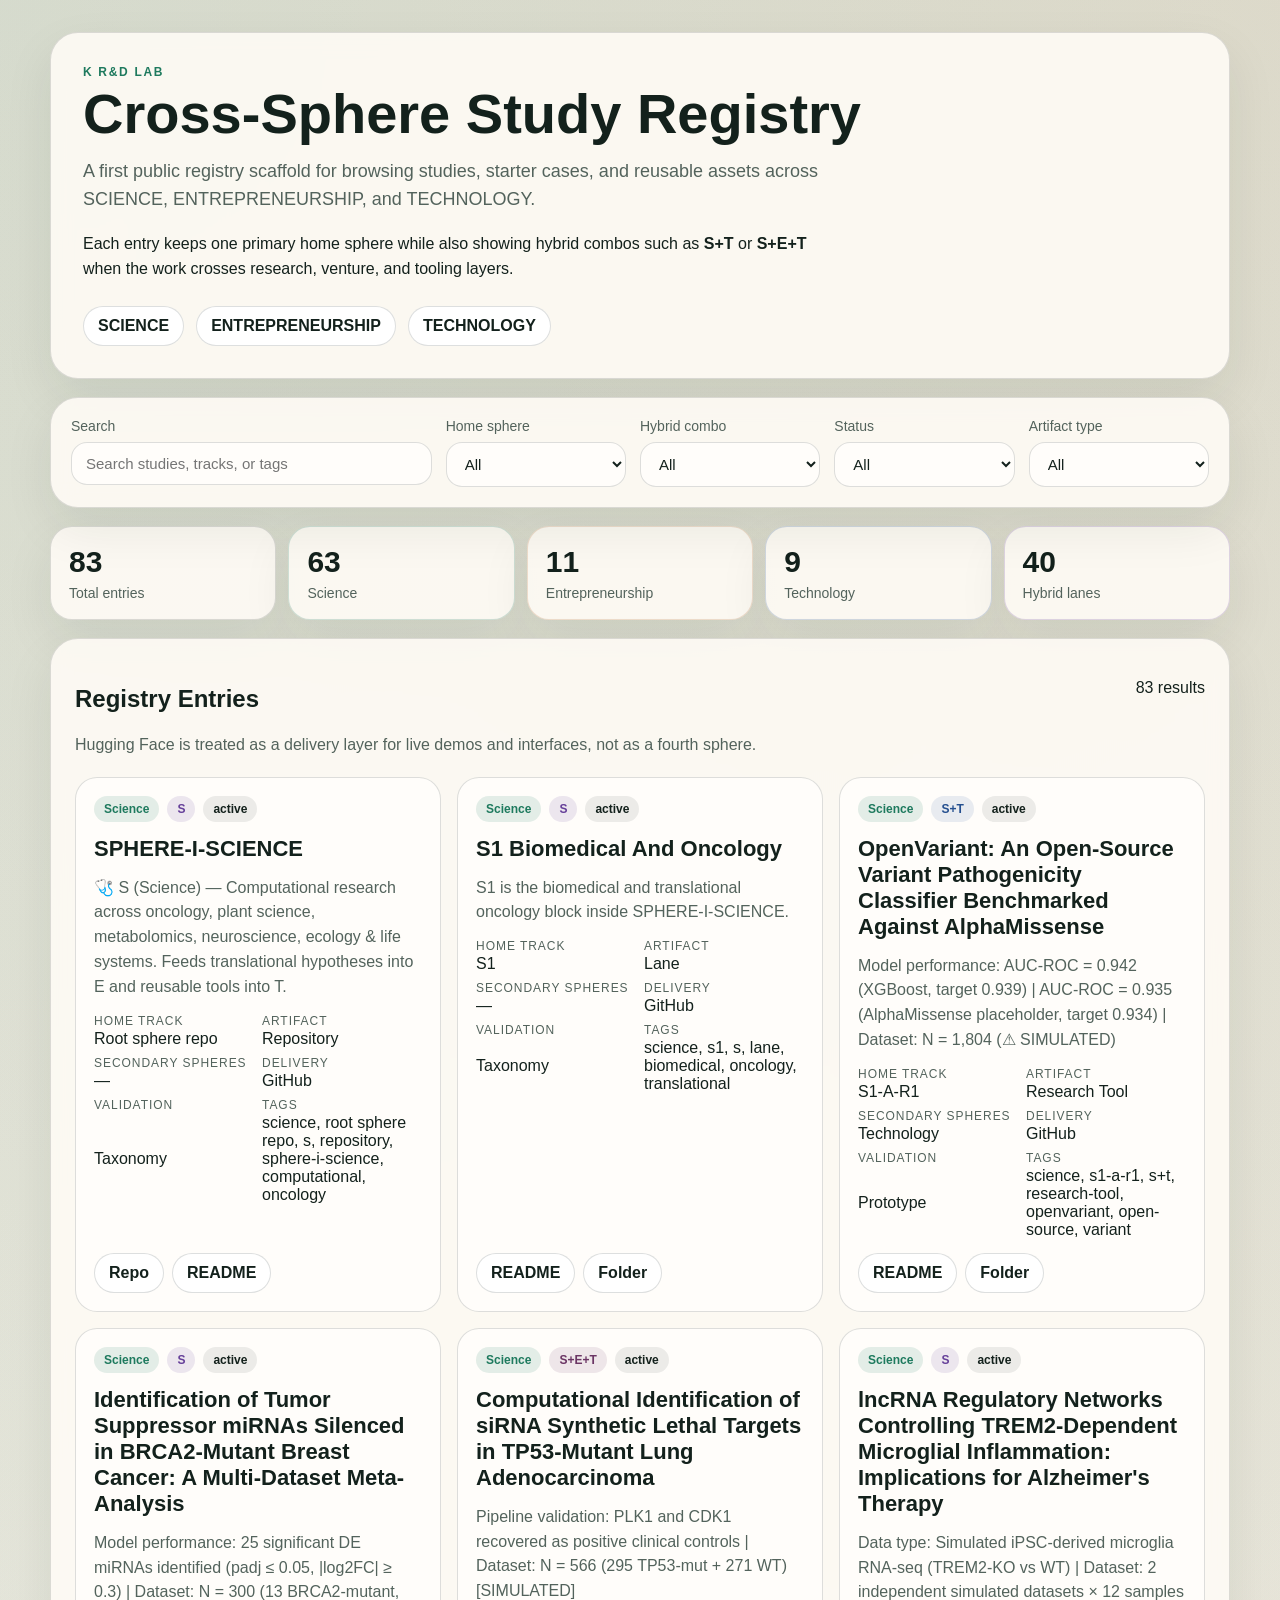
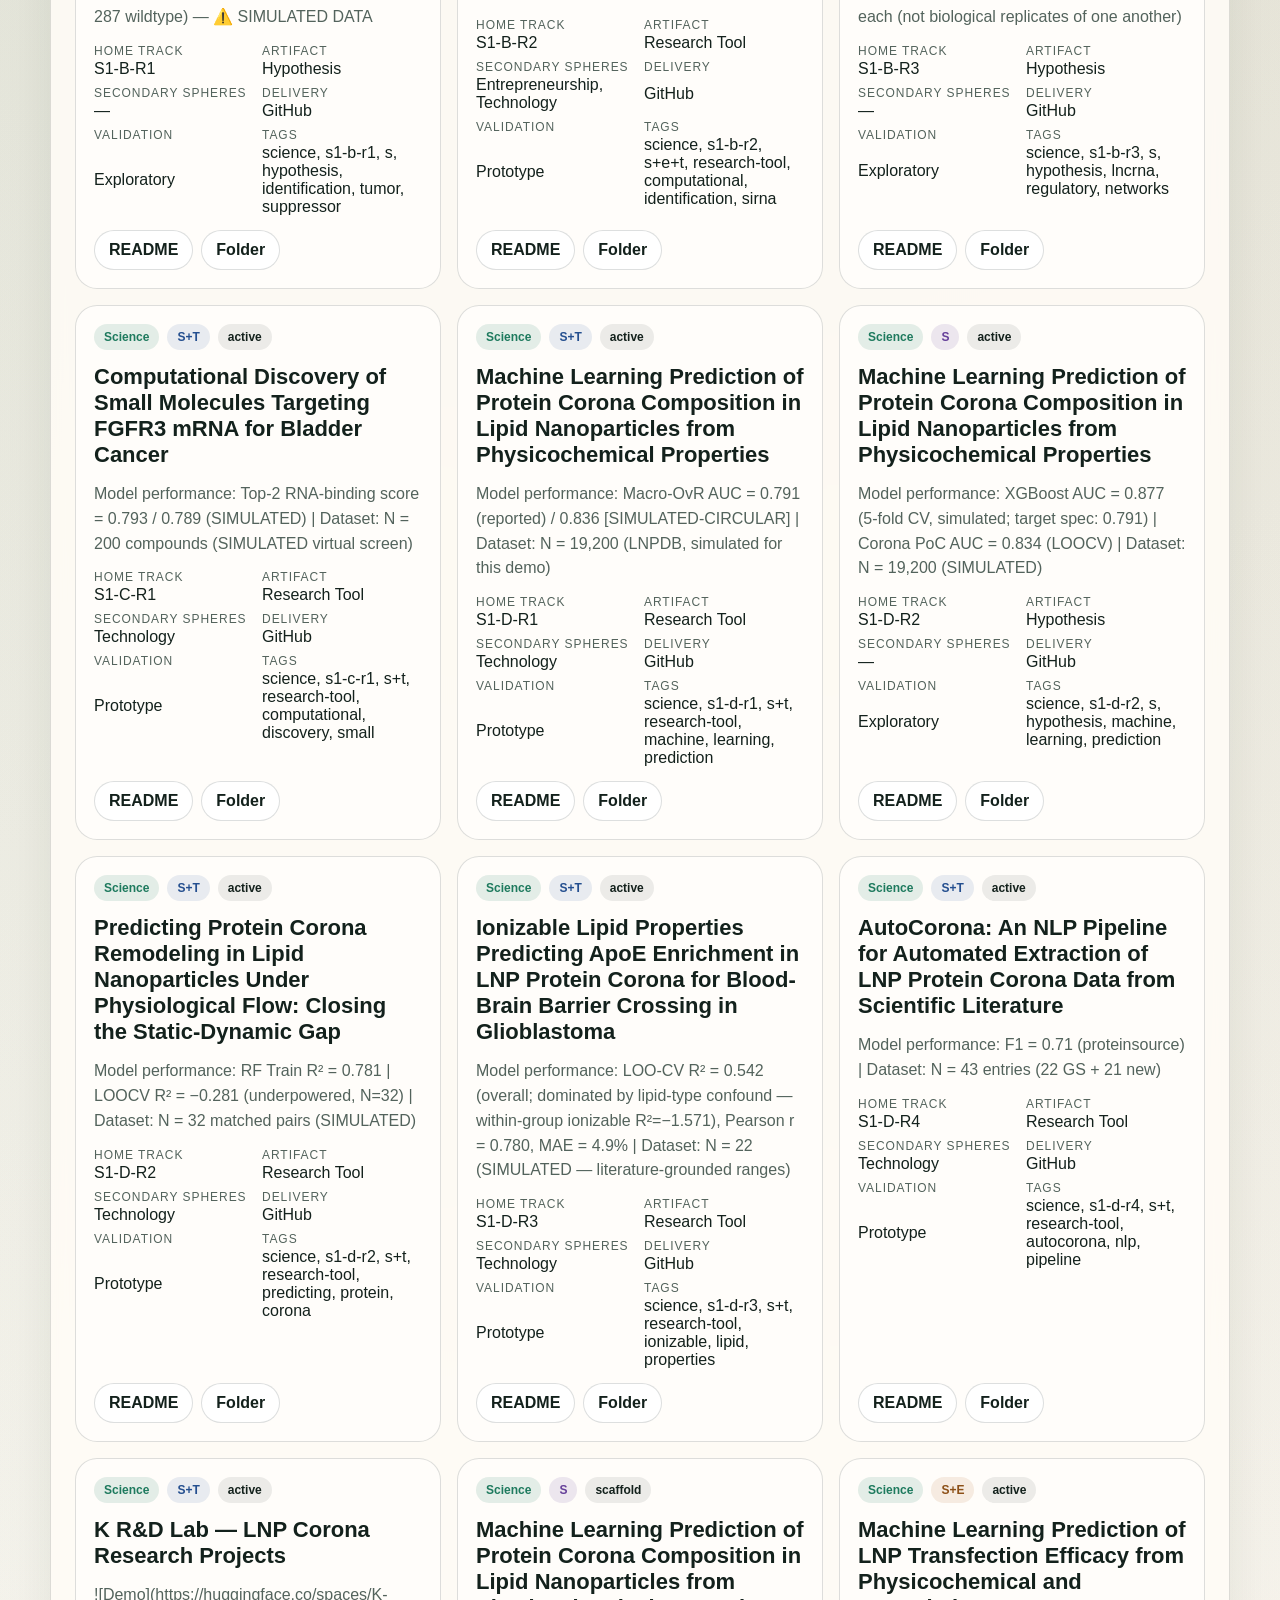
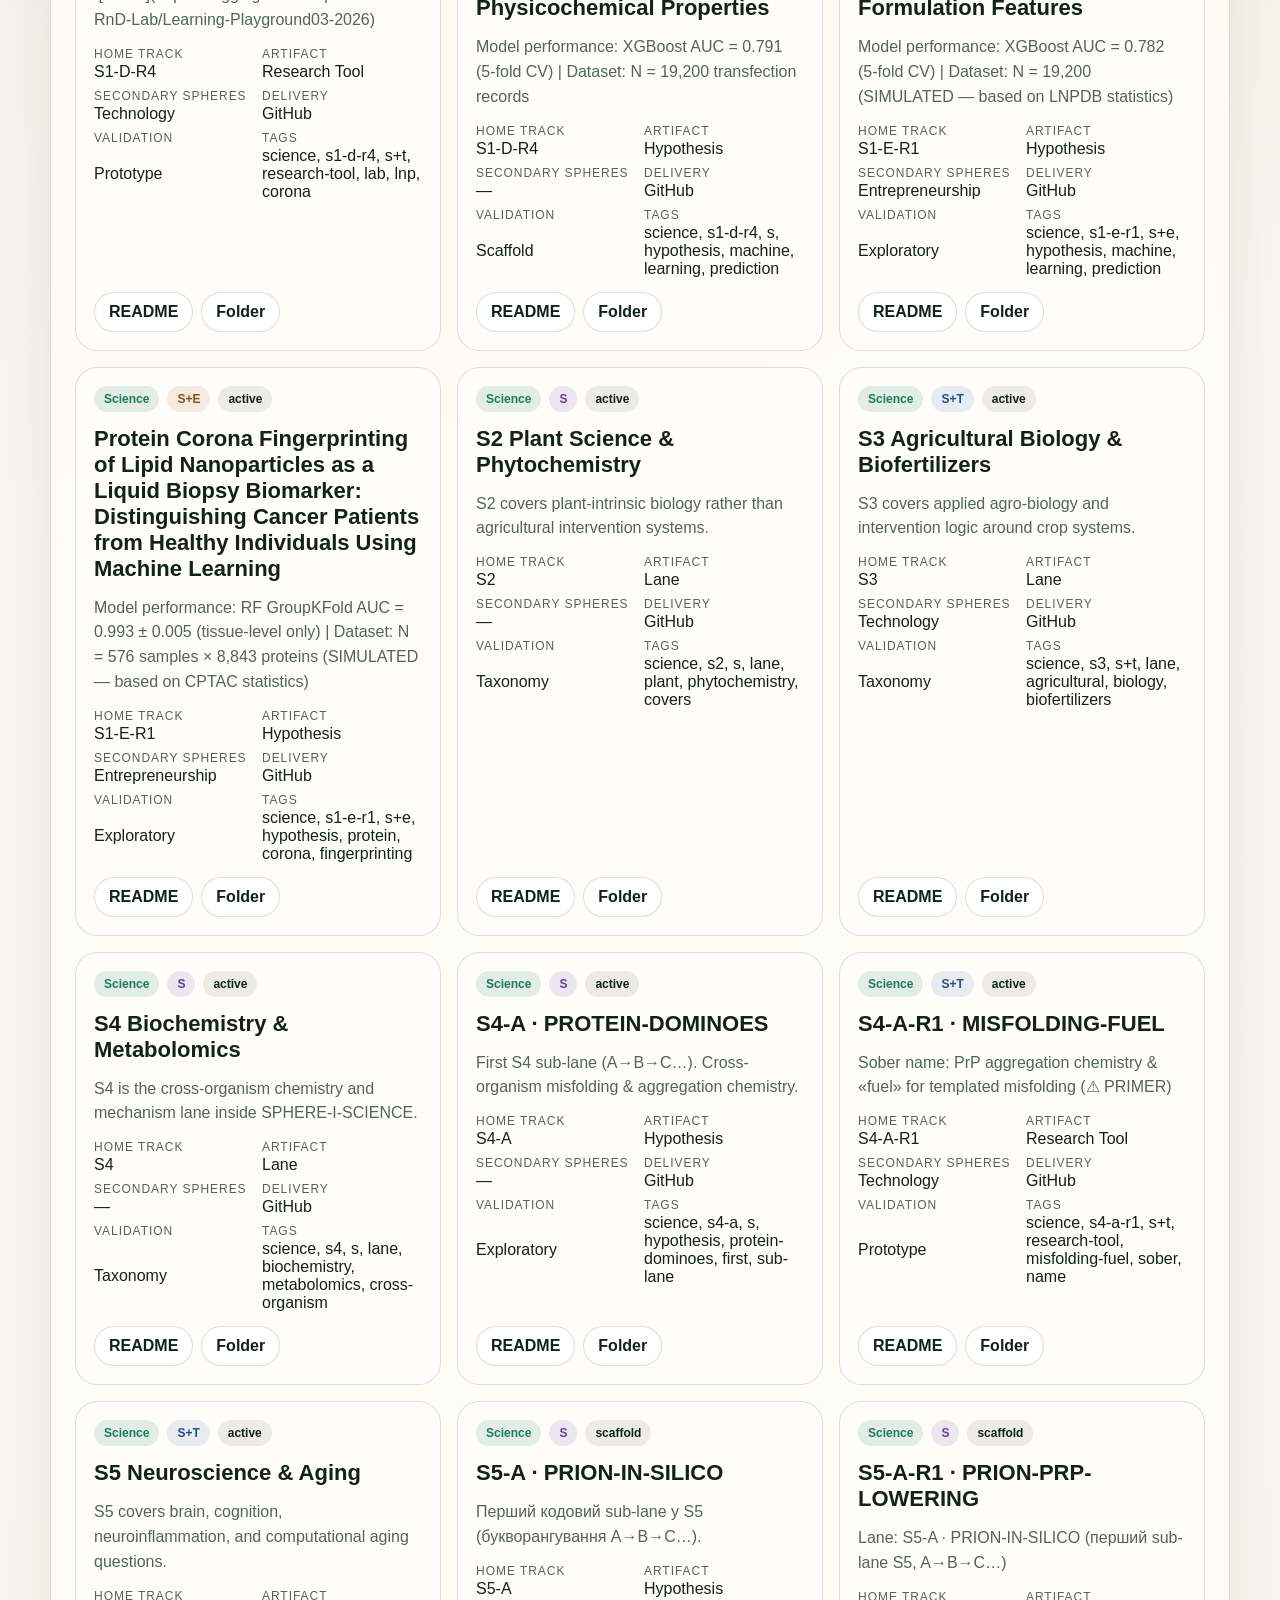
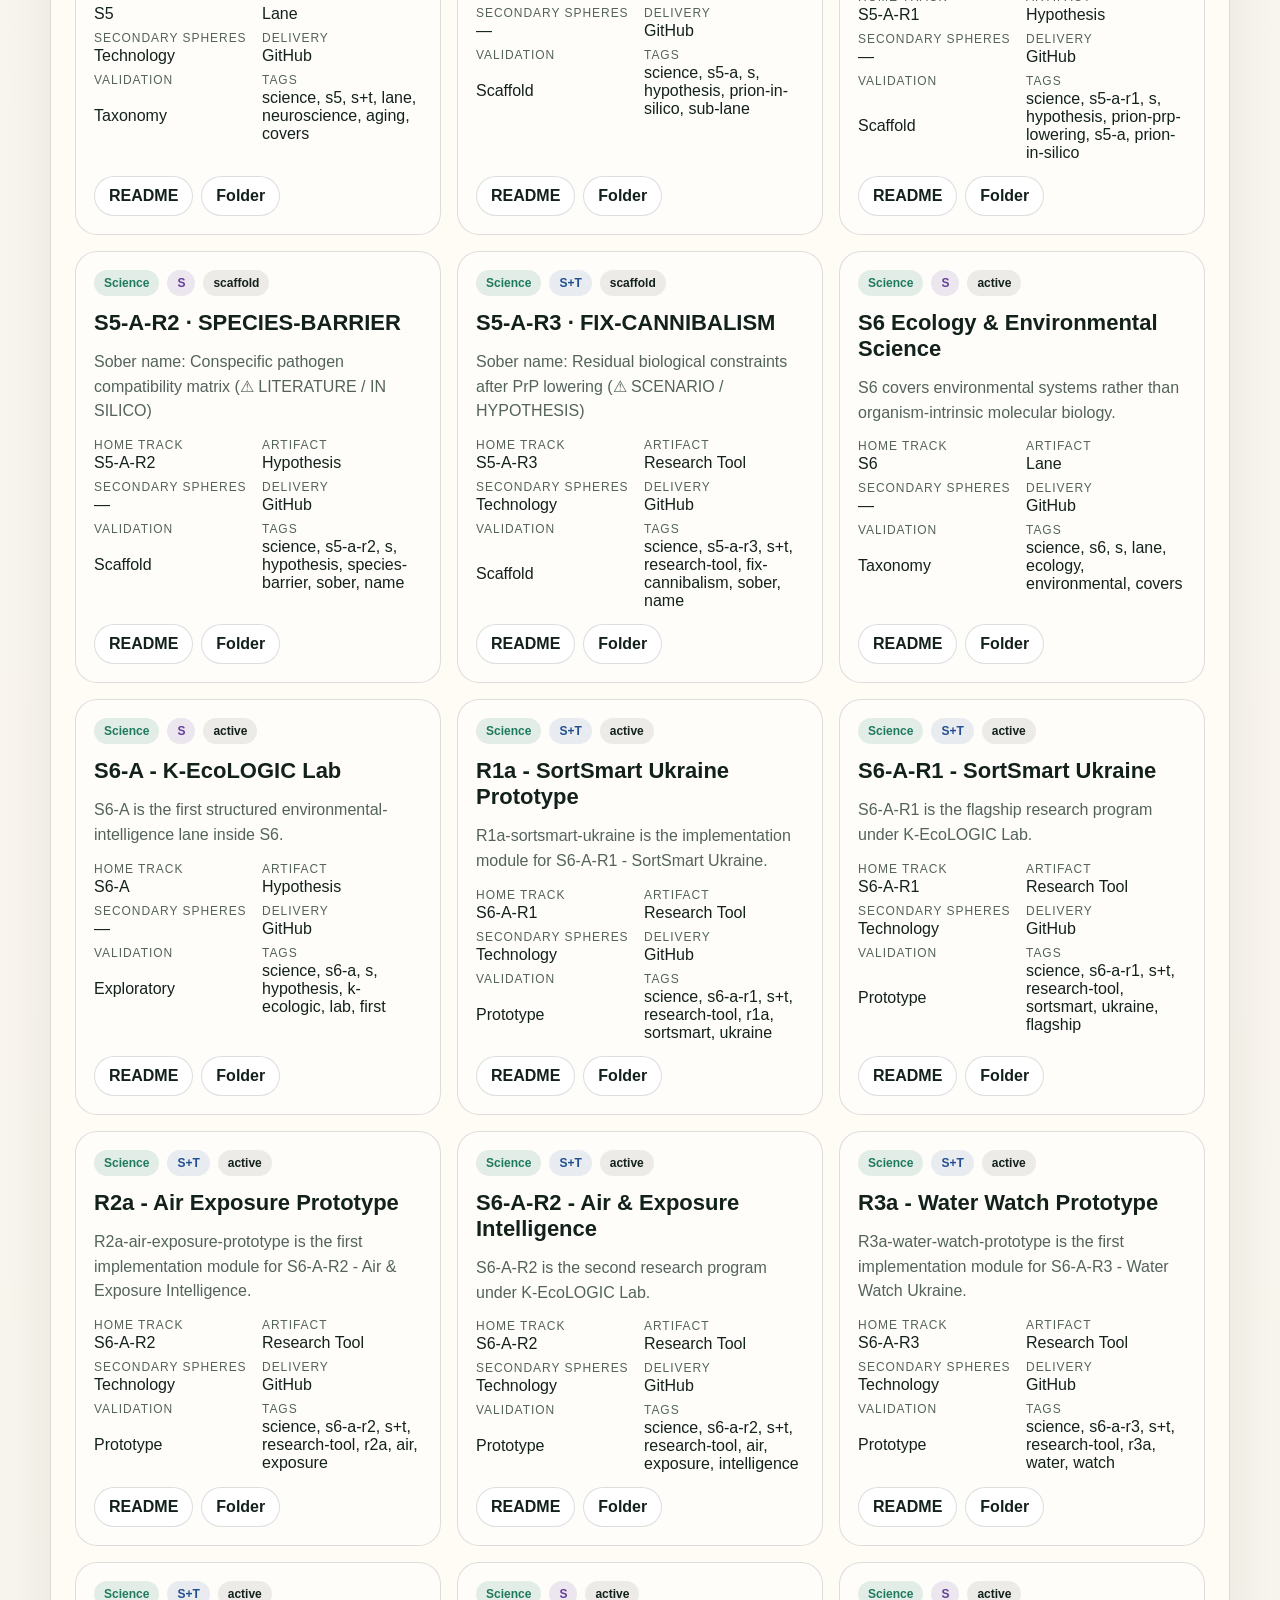
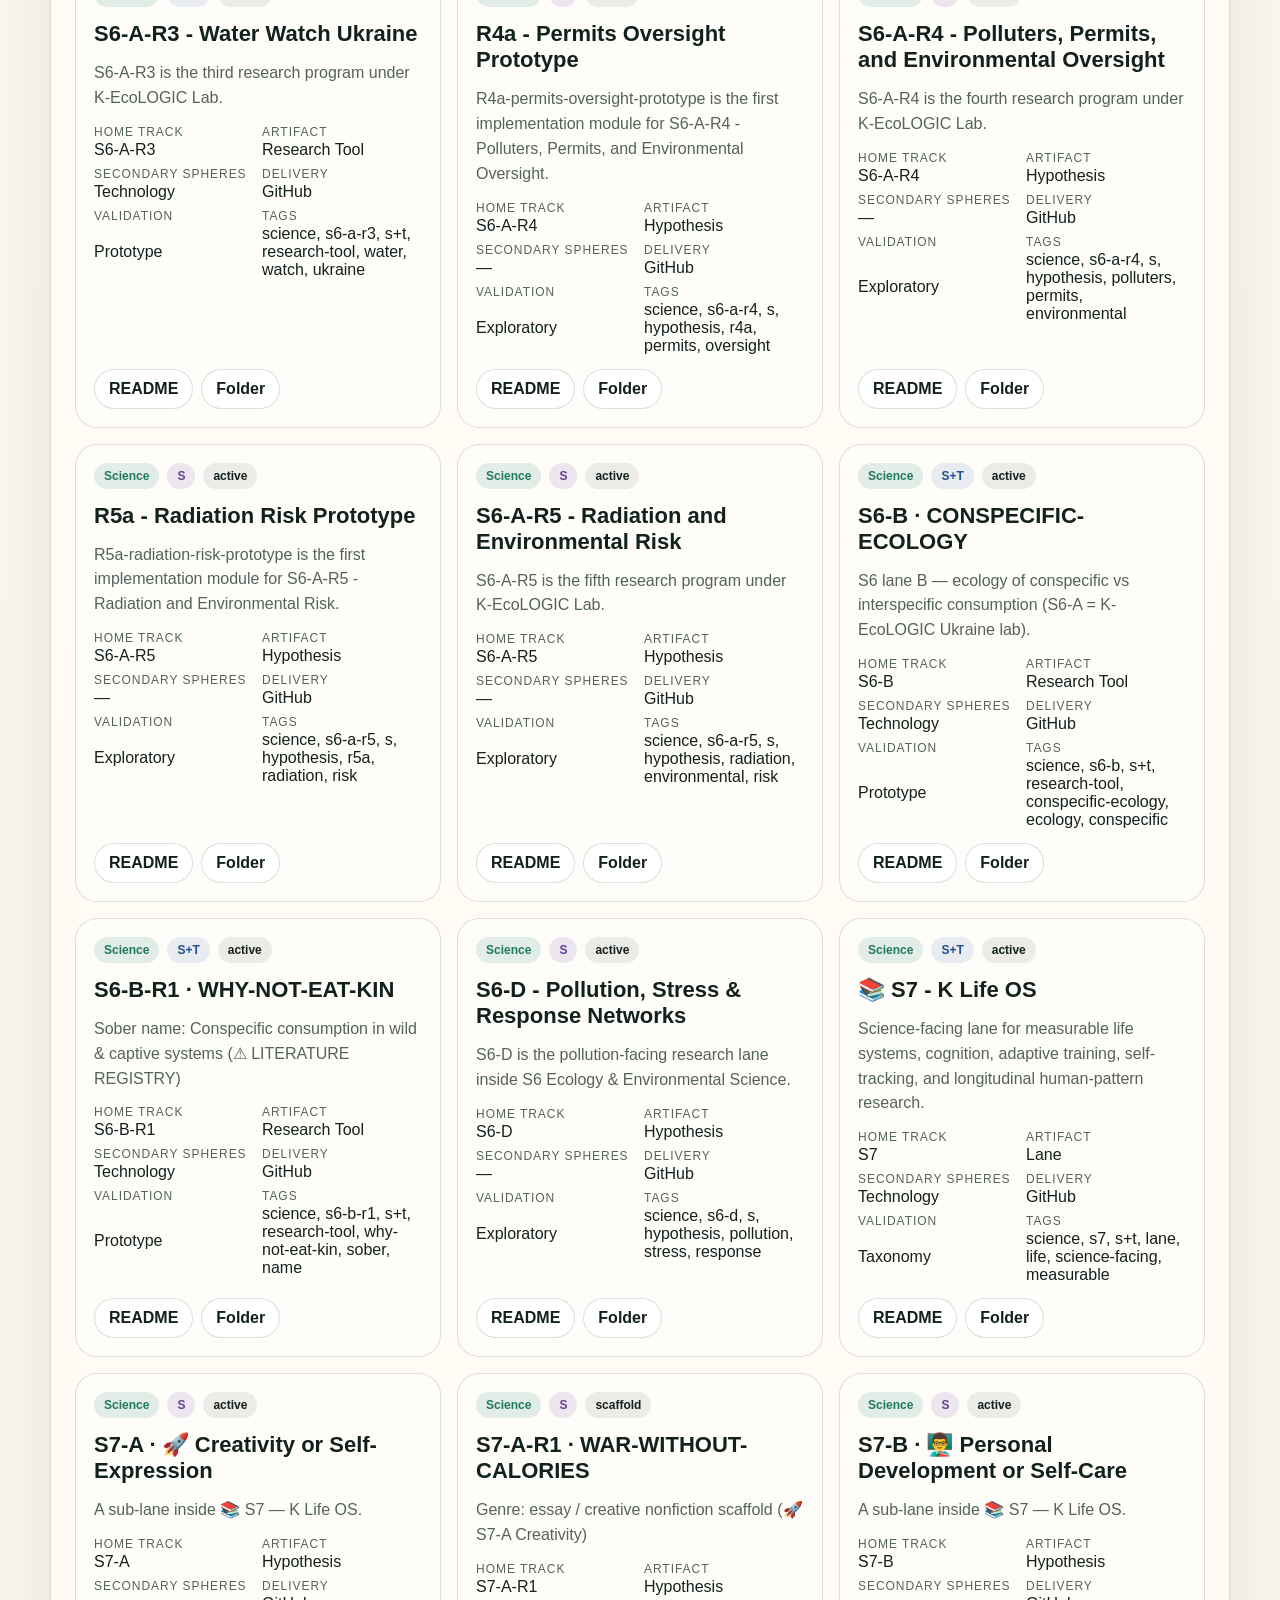
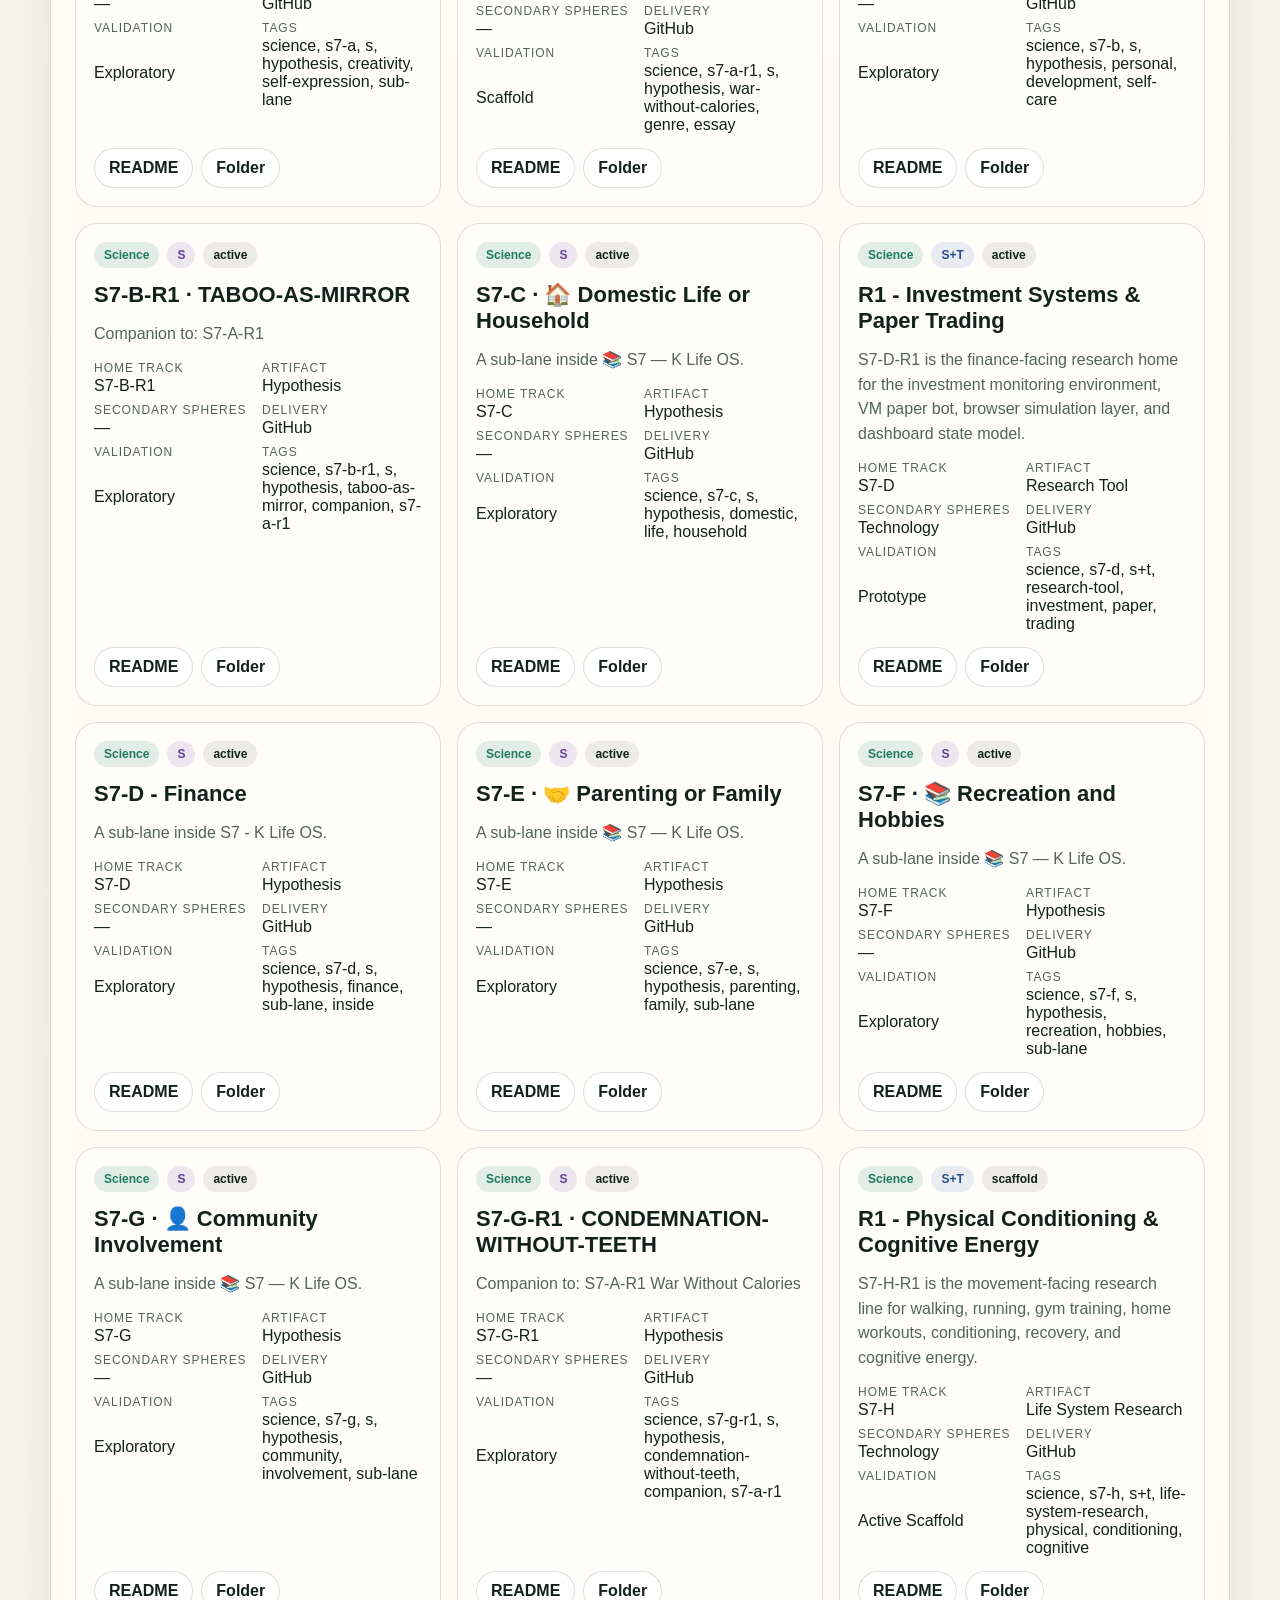
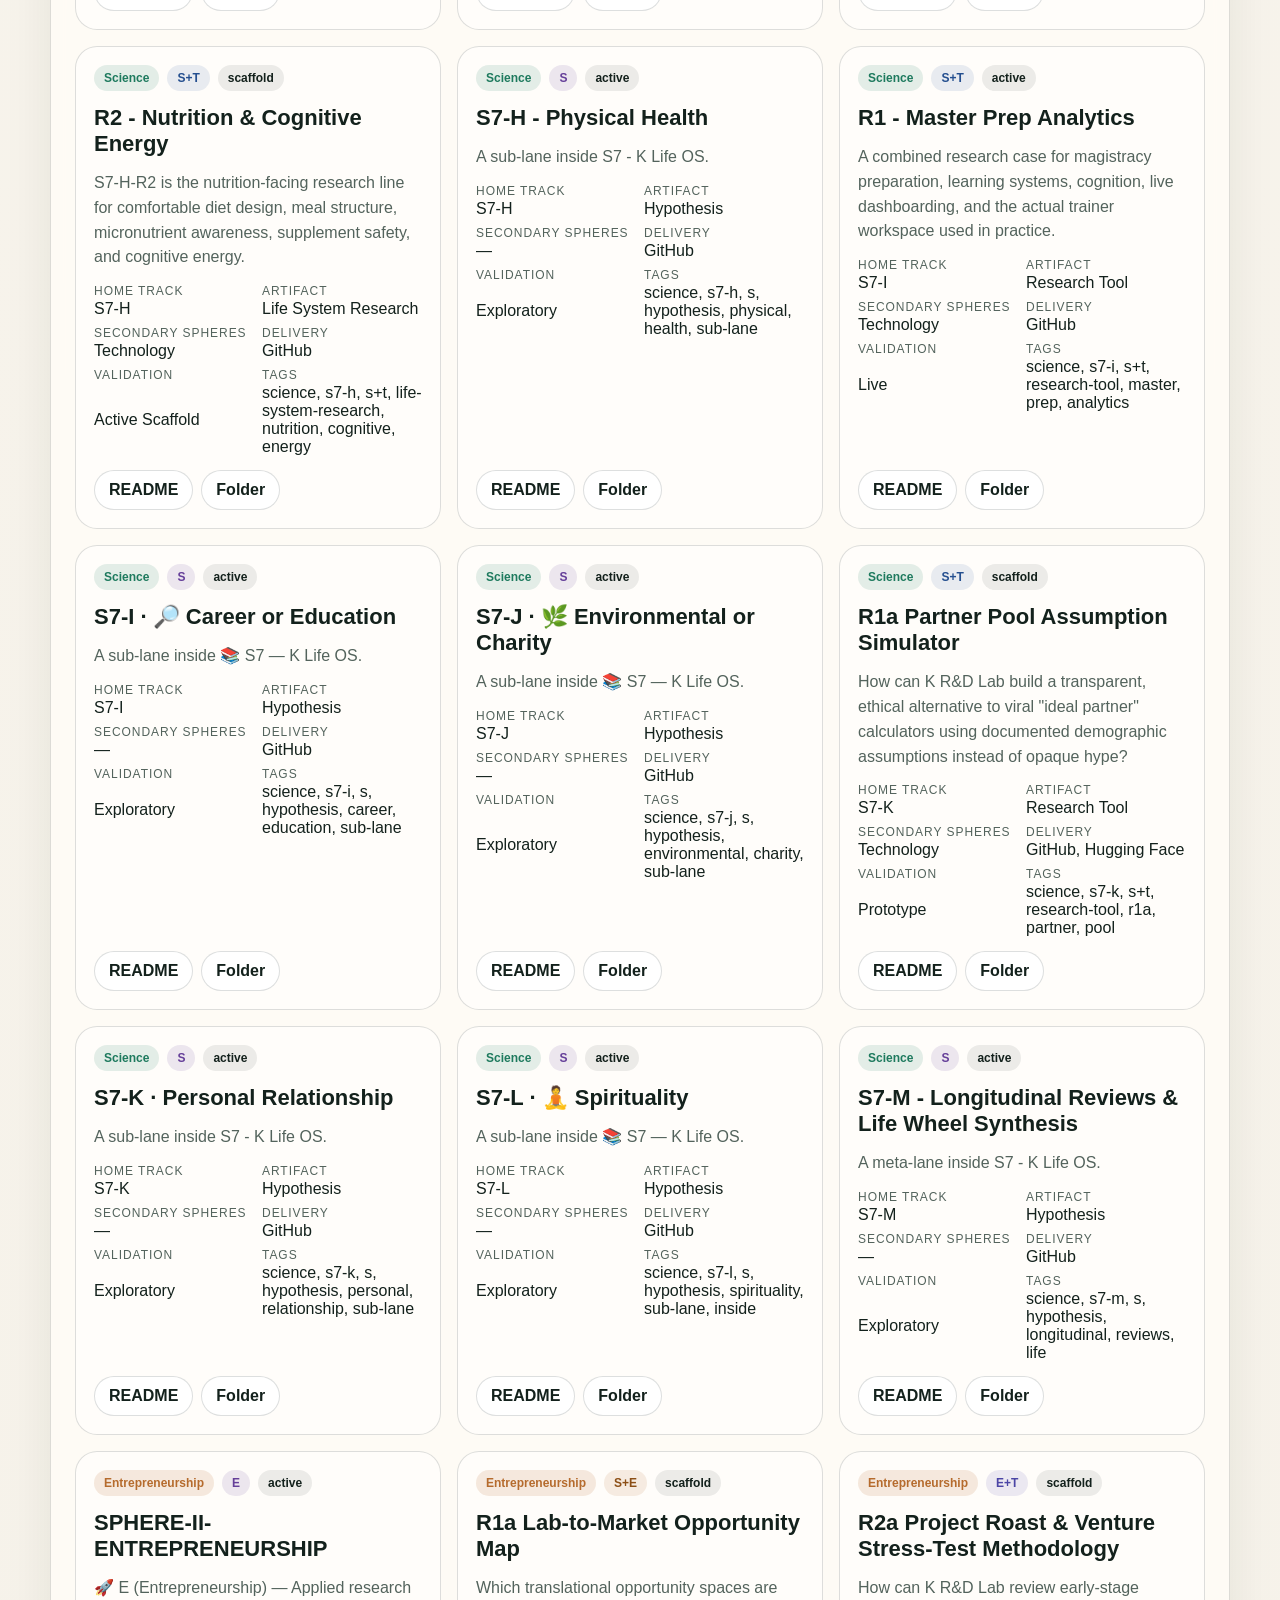
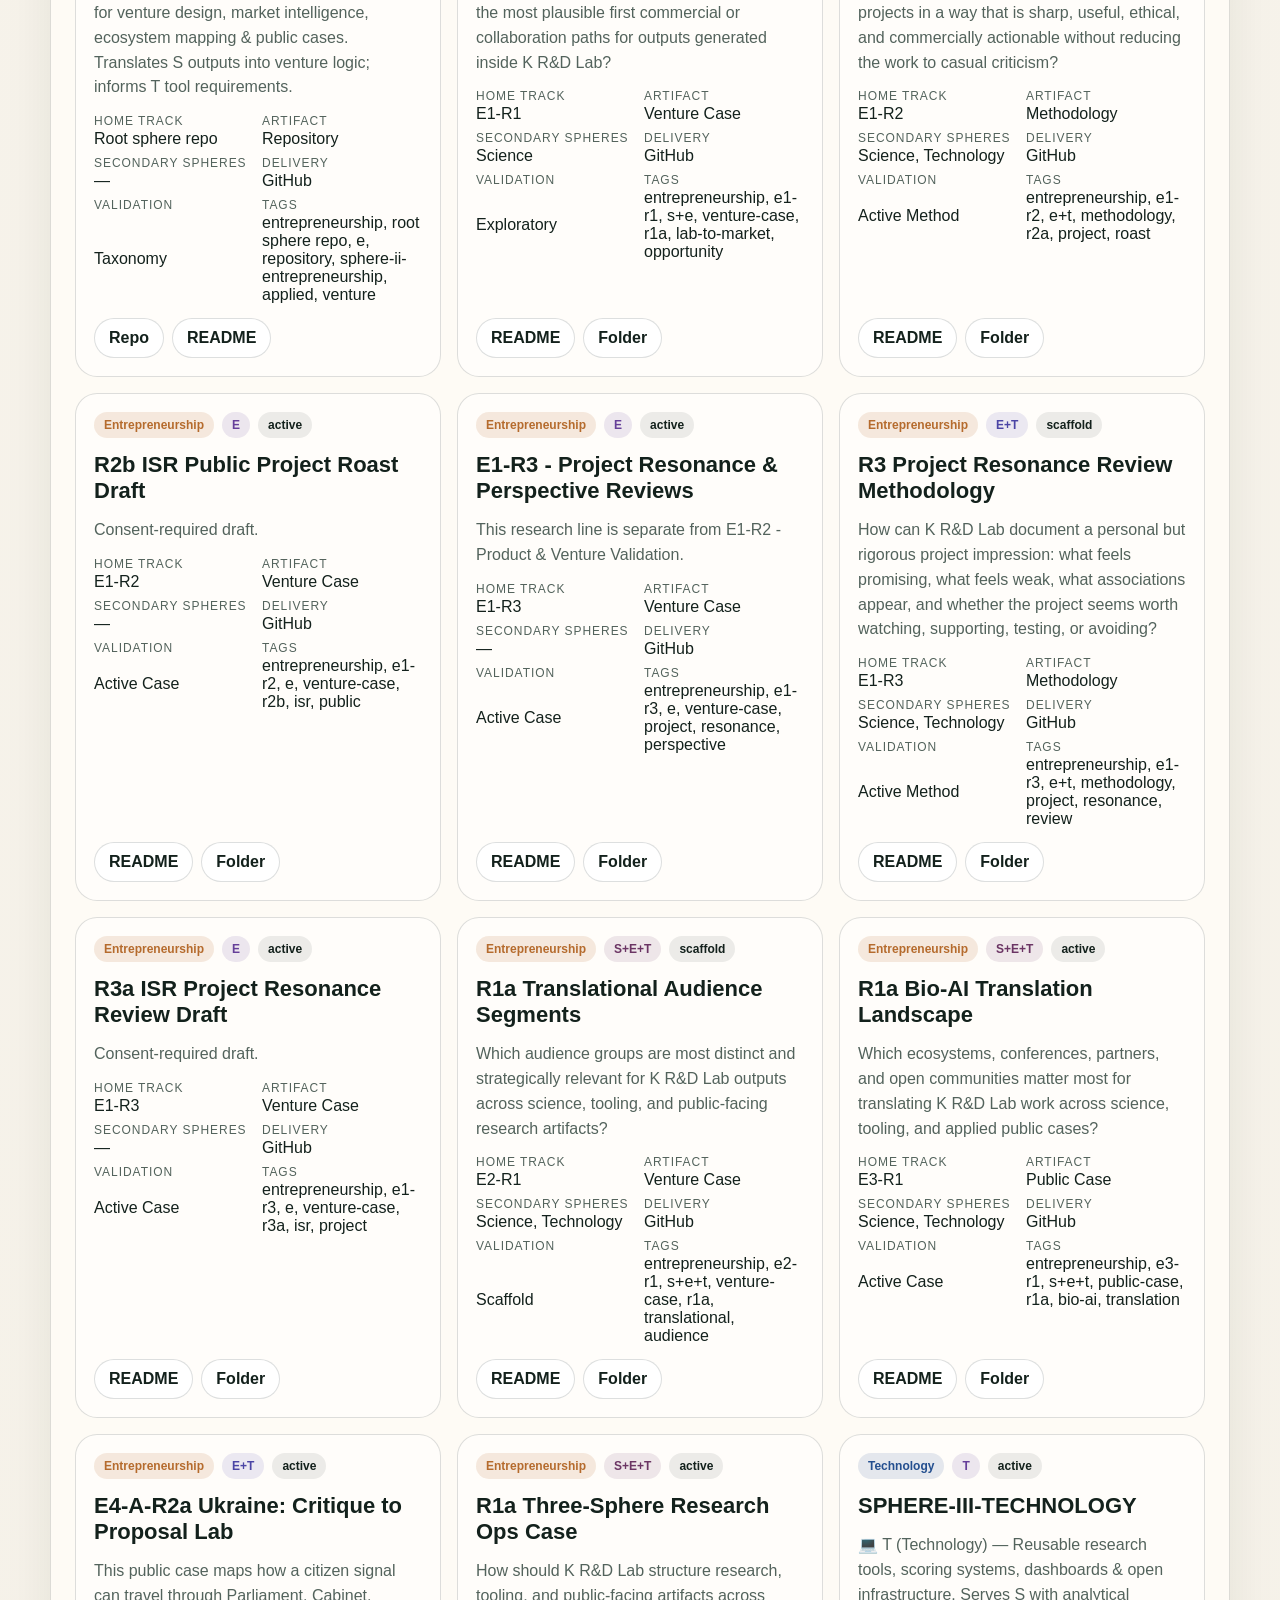
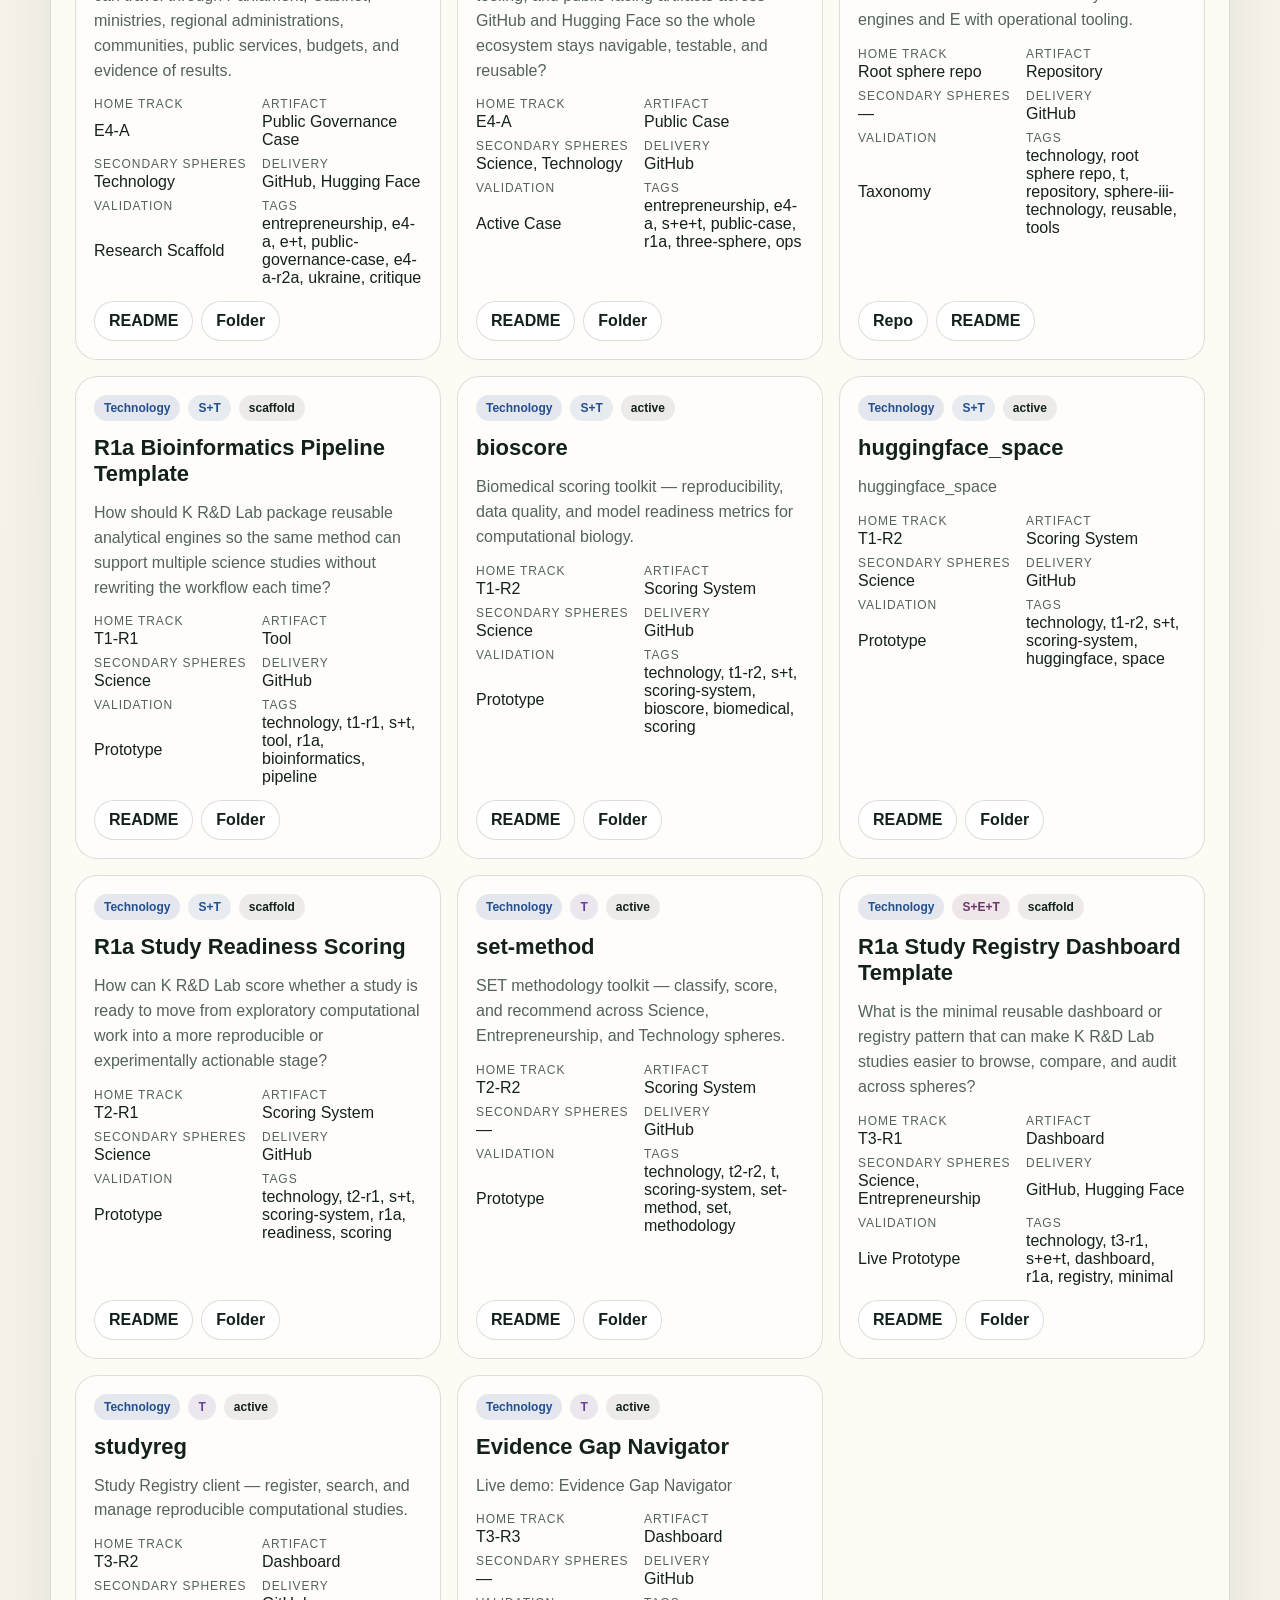
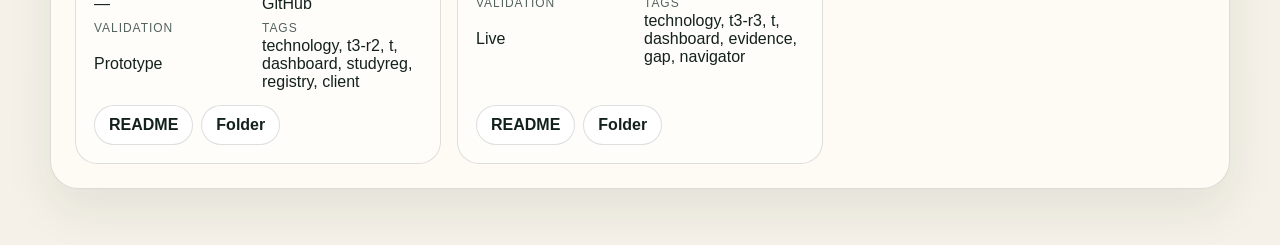
<file: T3 - Dashboards, Interfaces & Open Infrastructure/T3-R1 - Dashboard Templates & Public Interfaces/R1a-study-registry-dashboard-template/dashboard/index.html>
<!doctype html>
<html lang="en">
  <head>
    <meta charset="utf-8">
    <meta name="viewport" content="width=device-width, initial-scale=1">
    <title>K R&D Lab Study Registry</title>
    <link rel="stylesheet" href="./styles.css">
  </head>
  <body>
    <main class="page">
      <section class="hero">
        <p class="eyebrow">K R&D Lab</p>
        <h1>Cross-Sphere Study Registry</h1>
        <p class="lede">
          A first public registry scaffold for browsing studies, starter cases, and reusable assets
          across SCIENCE, ENTREPRENEURSHIP, and TECHNOLOGY.
        </p>
        <p class="sublede">
          Each entry keeps one primary home sphere while also showing hybrid combos such as
          <strong>S+T</strong> or <strong>S+E+T</strong> when the work crosses research, venture, and
          tooling layers.
        </p>
        <div class="hero-links">
          <a href="https://github.com/K-RnD-Lab/SPHERE-I-SCIENCE" target="_blank" rel="noreferrer">SCIENCE</a>
          <a href="https://github.com/K-RnD-Lab/SPHERE-II-ENTREPRENEURSHIP" target="_blank" rel="noreferrer">ENTREPRENEURSHIP</a>
          <a href="https://github.com/K-RnD-Lab/SPHERE-III-TECHNOLOGY" target="_blank" rel="noreferrer">TECHNOLOGY</a>
        </div>
      </section>

      <section class="controls">
        <label class="search">
          <span>Search</span>
          <input id="search-input" type="search" placeholder="Search studies, tracks, or tags">
        </label>
        <label>
          <span>Home sphere</span>
          <select id="sphere-filter">
            <option value="all">All</option>
          </select>
        </label>
        <label>
          <span>Hybrid combo</span>
          <select id="combo-filter">
            <option value="all">All</option>
          </select>
        </label>
        <label>
          <span>Status</span>
          <select id="status-filter">
            <option value="all">All</option>
          </select>
        </label>
        <label>
          <span>Artifact type</span>
          <select id="artifact-filter">
            <option value="all">All</option>
          </select>
        </label>
      </section>

      <section class="stats" id="stats"></section>

      <section class="registry">
        <div class="registry-header">
          <h2>Registry Entries</h2>
          <p id="result-count">Loading...</p>
        </div>
        <p class="registry-note">
          Hugging Face is treated as a delivery layer for live demos and interfaces, not as a fourth sphere.
        </p>
        <div id="registry-grid" class="registry-grid"></div>
      </section>
    </main>

    <template id="card-template">
      <article class="card">
        <div class="card-top">
          <span class="badge sphere"></span>
          <span class="badge combo"></span>
          <span class="badge status"></span>
        </div>
        <h3 class="title"></h3>
        <p class="summary"></p>
        <dl class="meta">
          <div>
            <dt>Home track</dt>
            <dd class="track"></dd>
          </div>
          <div>
            <dt>Artifact</dt>
            <dd class="artifact-type"></dd>
          </div>
          <div>
            <dt>Secondary spheres</dt>
            <dd class="secondary-spheres"></dd>
          </div>
          <div>
            <dt>Delivery</dt>
            <dd class="delivery-layers"></dd>
          </div>
          <div>
            <dt>Validation</dt>
            <dd class="validation-stage"></dd>
          </div>
          <div>
            <dt>Tags</dt>
            <dd class="tags"></dd>
          </div>
        </dl>
        <div class="links"></div>
      </article>
    </template>

    <script src="./app.js" defer></script>
  </body>
</html>
</file>
<file: T3 - Dashboards, Interfaces & Open Infrastructure/T3-R1 - Dashboard Templates & Public Interfaces/R1a-study-registry-dashboard-template/dashboard/styles.css>
:root {
  --bg: #f5f1e8;
  --panel: rgba(255, 252, 246, 0.88);
  --ink: #13211c;
  --muted: #53635c;
  --line: rgba(19, 33, 28, 0.14);
  --accent: #1e7a5e;
  --accent-2: #b56b2d;
  --science: #1e7a5e;
  --entrepreneurship: #b56b2d;
  --technology: #244f8f;
  --shadow: 0 20px 50px rgba(19, 33, 28, 0.08);
}

* {
  box-sizing: border-box;
}

body {
  margin: 0;
  color: var(--ink);
  background:
    radial-gradient(circle at top left, rgba(30, 122, 94, 0.14), transparent 26%),
    radial-gradient(circle at top right, rgba(181, 107, 45, 0.14), transparent 24%),
    linear-gradient(180deg, #faf7f1 0%, var(--bg) 100%);
  font-family: "Segoe UI", "Inter", sans-serif;
}

.page {
  width: min(1180px, calc(100vw - 32px));
  margin: 0 auto;
  padding: 32px 0 56px;
}

.hero,
.controls,
.registry {
  background: var(--panel);
  backdrop-filter: blur(10px);
  border: 1px solid var(--line);
  border-radius: 28px;
  box-shadow: var(--shadow);
}

.hero {
  padding: 32px;
}

.eyebrow {
  margin: 0 0 8px;
  text-transform: uppercase;
  letter-spacing: 0.14em;
  font-size: 12px;
  color: var(--accent);
  font-weight: 700;
}

.hero h1 {
  margin: 0;
  font-size: clamp(34px, 5vw, 56px);
  line-height: 0.95;
}

.lede {
  max-width: 760px;
  color: var(--muted);
  font-size: 18px;
  line-height: 1.55;
}

.sublede {
  max-width: 760px;
  margin-top: 14px;
  color: var(--ink);
  line-height: 1.55;
}

.hero-links {
  display: flex;
  gap: 12px;
  flex-wrap: wrap;
  margin-top: 24px;
}

.hero-links a,
.links a {
  text-decoration: none;
  border: 1px solid var(--line);
  color: var(--ink);
  background: #fff;
  padding: 10px 14px;
  border-radius: 999px;
  font-weight: 600;
}

.controls {
  margin-top: 18px;
  padding: 20px;
  display: grid;
  grid-template-columns: 2fr repeat(4, minmax(0, 1fr));
  gap: 14px;
}

.controls label {
  display: flex;
  flex-direction: column;
  gap: 8px;
  color: var(--muted);
  font-size: 14px;
}

.controls input,
.controls select {
  border: 1px solid var(--line);
  border-radius: 16px;
  padding: 12px 14px;
  font-size: 15px;
  background: #fffdfa;
  color: var(--ink);
}

.stats {
  margin: 18px 0;
  display: grid;
  grid-template-columns: repeat(5, minmax(0, 1fr));
  gap: 12px;
}

.stat {
  background: var(--panel);
  border: 1px solid var(--line);
  border-radius: 22px;
  padding: 18px;
  box-shadow: var(--shadow);
}

.stat.science {
  border-color: rgba(30, 122, 94, 0.2);
}

.stat.entrepreneurship {
  border-color: rgba(181, 107, 45, 0.2);
}

.stat.technology {
  border-color: rgba(36, 79, 143, 0.2);
}

.stat.hybrid {
  border-color: rgba(101, 63, 153, 0.2);
}

.stat-value {
  font-size: 30px;
  font-weight: 700;
}

.stat-label {
  margin-top: 6px;
  color: var(--muted);
  font-size: 14px;
}

.registry {
  padding: 24px;
}

.registry-header {
  display: flex;
  align-items: end;
  justify-content: space-between;
  gap: 12px;
  margin-bottom: 20px;
}

.registry-header h2 {
  margin: 0;
}

.registry-note {
  margin: 0 0 20px;
  color: var(--muted);
  line-height: 1.5;
}

.registry-grid {
  display: grid;
  grid-template-columns: repeat(3, minmax(0, 1fr));
  gap: 16px;
}

.card {
  background: #fffdfa;
  border: 1px solid var(--line);
  border-radius: 22px;
  padding: 18px;
  display: flex;
  flex-direction: column;
  gap: 14px;
}

.card-top {
  display: flex;
  gap: 8px;
  flex-wrap: wrap;
}

.badge {
  border-radius: 999px;
  padding: 6px 10px;
  font-size: 12px;
  font-weight: 700;
}

.badge.status {
  background: rgba(19, 33, 28, 0.08);
}

.badge.combo {
  background: rgba(101, 63, 153, 0.12);
  color: #653f99;
}

.badge.science {
  background: rgba(30, 122, 94, 0.12);
  color: var(--science);
}

.badge.entrepreneurship {
  background: rgba(181, 107, 45, 0.14);
  color: var(--entrepreneurship);
}

.badge.technology {
  background: rgba(36, 79, 143, 0.12);
  color: var(--technology);
}

.badge.combo-s-t {
  background: rgba(36, 79, 143, 0.1);
  color: #244f8f;
}

.badge.combo-s-e {
  background: rgba(181, 107, 45, 0.12);
  color: #8c4f16;
}

.badge.combo-e-t {
  background: rgba(91, 84, 173, 0.12);
  color: #4b45a5;
}

.badge.combo-s-e-t {
  background: rgba(118, 67, 111, 0.12);
  color: #6b3564;
}

.title {
  margin: 0;
  font-size: 22px;
}

.summary {
  margin: 0;
  color: var(--muted);
  line-height: 1.55;
}

.meta {
  display: grid;
  grid-template-columns: repeat(2, minmax(0, 1fr));
  gap: 8px;
  margin: 0;
}

.meta div {
  display: grid;
  gap: 2px;
}

.meta dt {
  color: var(--muted);
  font-size: 12px;
  text-transform: uppercase;
  letter-spacing: 0.08em;
}

.meta dd {
  margin: 0;
}

.links {
  display: flex;
  gap: 8px;
  flex-wrap: wrap;
  margin-top: auto;
}

.empty {
  border: 1px dashed var(--line);
  border-radius: 20px;
  padding: 28px;
  text-align: center;
  color: var(--muted);
  background: rgba(255, 255, 255, 0.5);
}

@media (max-width: 980px) {
  .controls,
  .stats,
  .registry-grid {
    grid-template-columns: 1fr;
  }

  .meta {
    grid-template-columns: 1fr;
  }
}
</file>
